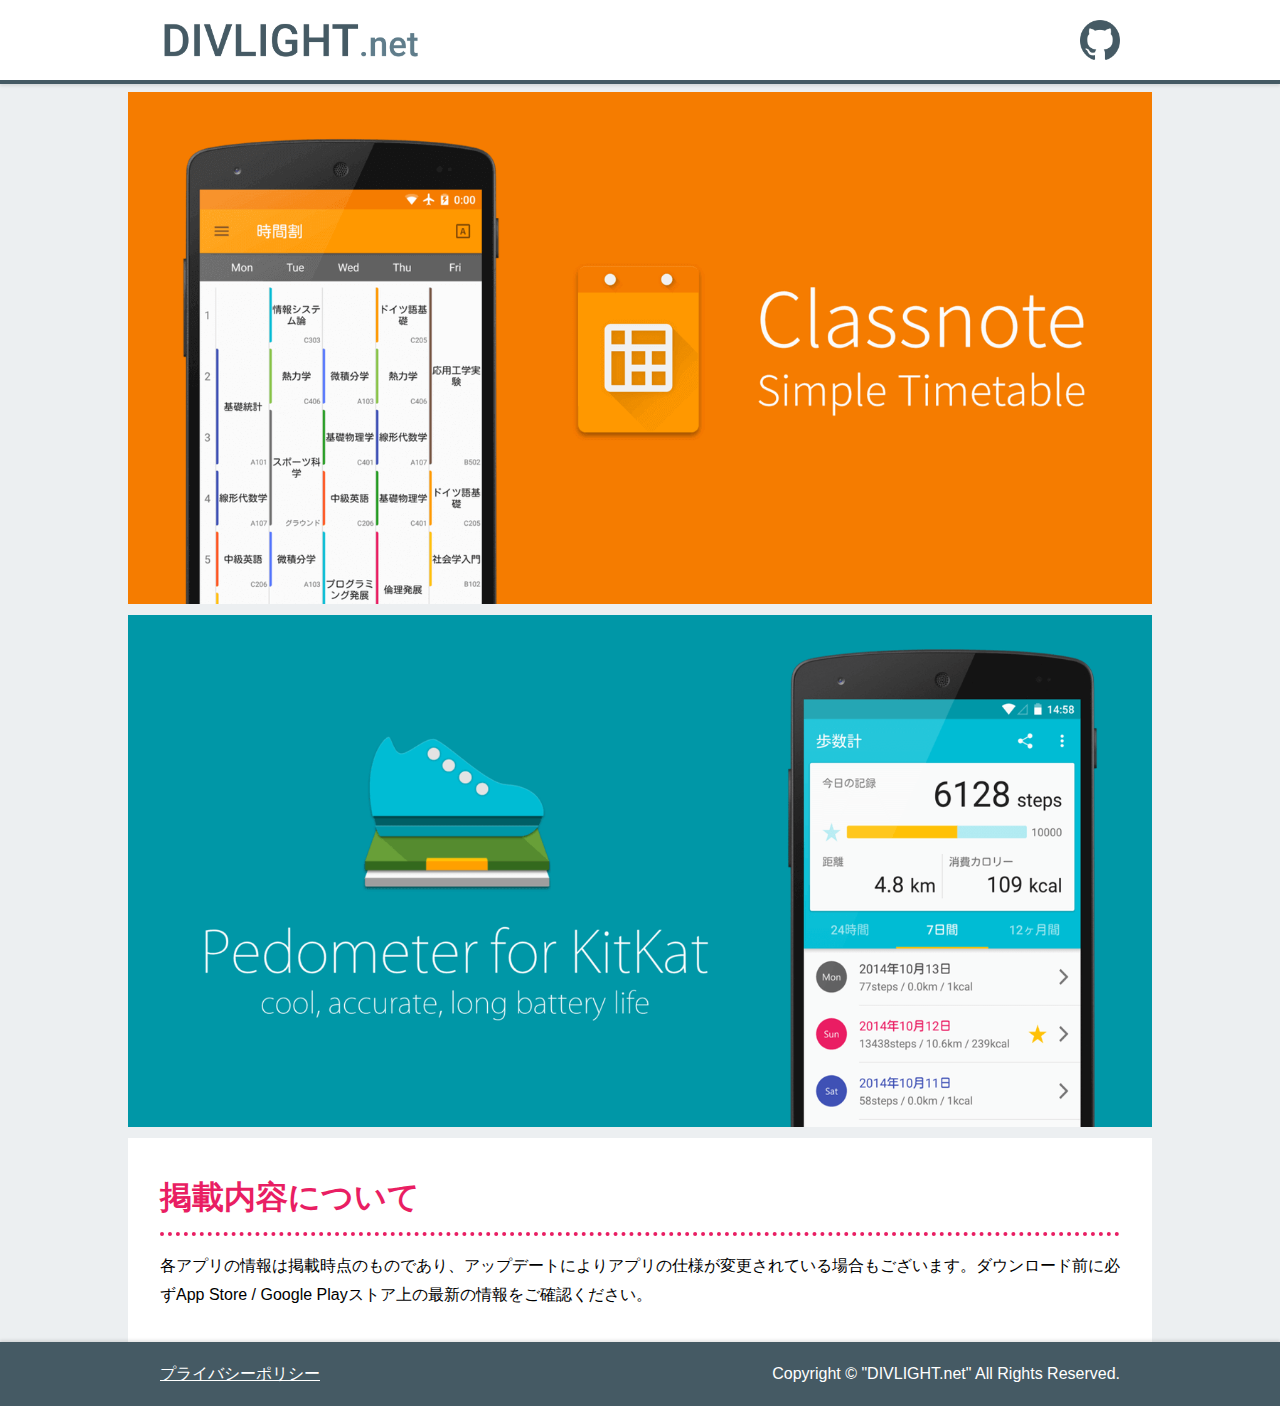
<file: public/index.html>
<!DOCTYPE html>
<html>

<head>
  <meta charset="UTF-8">
  <meta name="viewport" content="width=device-width,initial-scale=1.0,minimum-scale=1.0,maximum-scale=1.0,user-scalable=no">
  <meta name="theme-color" content="#455a64">
  <meta name="description" content="iOS / Androidアプリ「Classnote：シンプル時間割」などの制作を行っています。">
  <link rel="shortcut icon" href="favicon.ico">
  <link rel="stylesheet" href="styles/reset.css">
  <link rel="stylesheet" href="styles/common.css">
  <link rel="stylesheet" href="styles/index.css">
  <title>DIVLIGHT.net</title>
</head>

<body>
  <div class="header-wrapper">
    <header class="header">
      <div class="container">
        <a class="header-logo" href="/"><img alt="DIVLIGHT.net" src="images/header_logo.png"></a>
        <a class="header-link" href="https://github.com/nakamuuu"><img alt="GitHub" src="images/header_github.png"></a>
      </div>
    </header>
  </div>
  <div class="container">
    <a class="app-link" href="timetable.html"><img src="images/timetable/big.png"></a>
    <a class="app-link" href="pedometer.html"><img src="images/pedometer/big.png"></a>
  </div>
  <div class="container">
    <div class="note">
      <h1>掲載内容について</h1>
      <p>各アプリの情報は掲載時点のものであり、アップデートによりアプリの仕様が変更されている場合もございます。ダウンロード前に必ずApp Store / Google Playストア上の最新の情報をご確認ください。</p>
    </div>
  </div>
  <footer class="footer">
    <div class="container">
      <a class="footer-link" href="policy.html">プライバシーポリシー</a>
      <div class="footer-copyright">Copyright © "DIVLIGHT.net" All Rights Reserved.</div>
    </div>
  </footer>
</body>

</html>
</file>
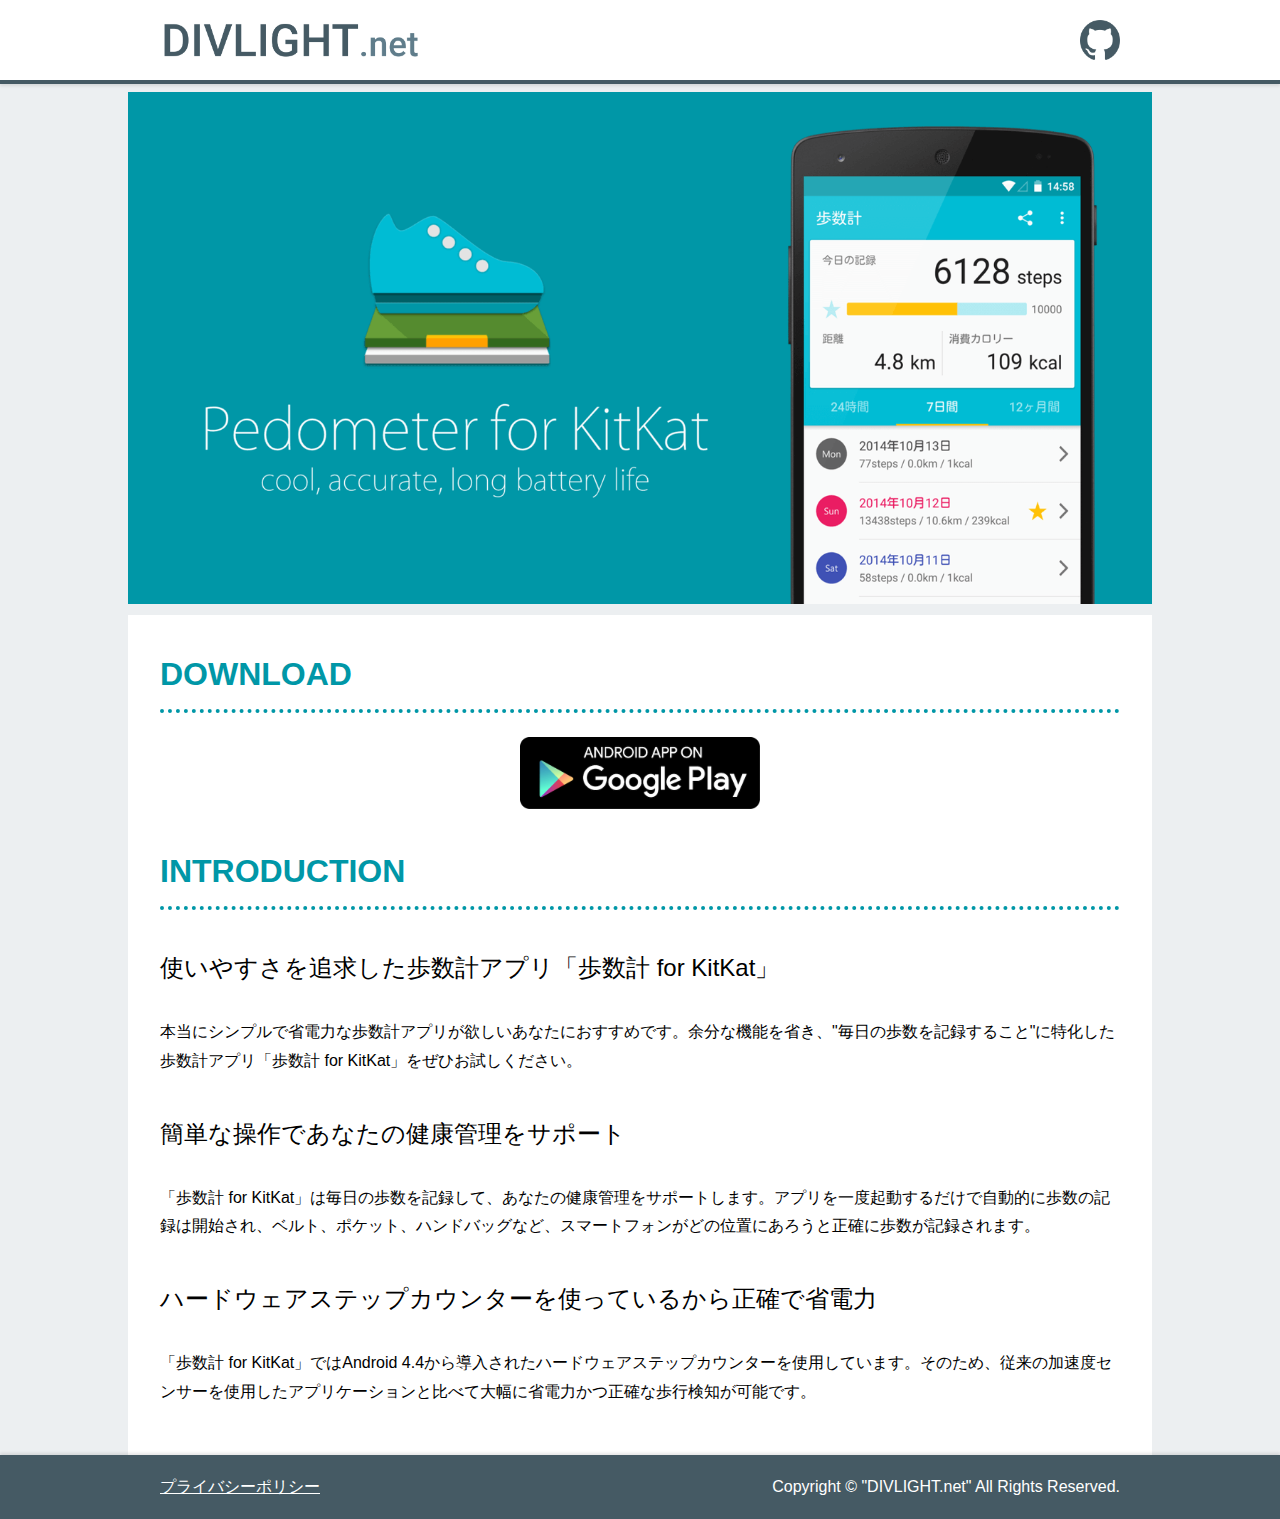
<file: public/pedometer.html>
<!DOCTYPE html>
<html>

<head>
  <meta charset="UTF-8">
  <meta name="viewport" content="width=device-width,initial-scale=1.0,minimum-scale=1.0,maximum-scale=1.0,user-scalable=no">
  <meta name="theme-color" content="#455a64">
  <meta content="Android 4.4/5.x専用歩数計アプリ「歩数計 for KitKat」の紹介ページです。" name="description">
  <link rel="shortcut icon" href="favicon.ico">
  <link rel="stylesheet" href="styles/reset.css">
  <link rel="stylesheet" href="styles/common.css">
  <link rel="stylesheet" href="styles/pedometer.css">
  <title>歩数計 for KitKat | DIVLIGHT.net</title>
</head>

<body>
  <div class="header-wrapper">
    <header class="header">
      <div class="container">
        <a class="header-logo" href="/"><img alt="DIVLIGHT.net" src="images/header_logo.png"></a>
        <a class="header-link" href="https://github.com/nakamuuu"><img alt="GitHub" src="images/header_github.png"></a>
      </div>
    </header>
  </div>
  <div class="container">
    <img class="big-image" src="images/pedometer/big.png">
    <div class="introduction">
      <h1>DOWNLOAD</h1>
      <a class="download-link" href="https://play.google.com/store/apps/details?id=jp.keita.nakamura.pedometer" target="_blank"><img alt="Get it on Google Play" src="images/brand/google_play_640.png"></a>
      <h1>INTRODUCTION</h1>
      <h2>使いやすさを追求した歩数計アプリ「歩数計 for KitKat」</h2>
      <p>本当にシンプルで省電力な歩数計アプリが欲しいあなたにおすすめです。余分な機能を省き、"毎日の歩数を記録すること"に特化した歩数計アプリ「歩数計 for KitKat」をぜひお試しください。</p>
      <h2>簡単な操作であなたの健康管理をサポート</h2>
      <p>「歩数計 for KitKat」は毎日の歩数を記録して、あなたの健康管理をサポートします。アプリを一度起動するだけで自動的に歩数の記録は開始され、ベルト、ポケット、ハンドバッグなど、スマートフォンがどの位置にあろうと正確に歩数が記録されます。</p>
      <h2>ハードウェアステップカウンターを使っているから正確で省電力</h2>
      <p>「歩数計 for KitKat」ではAndroid 4.4から導入されたハードウェアステップカウンターを使用しています。そのため、従来の加速度センサーを使用したアプリケーションと比べて大幅に省電力かつ正確な歩行検知が可能です。</p>
    </div>
  </div>
  <footer class="footer">
    <div class="container">
      <a class="footer-link" href="policy.html">プライバシーポリシー</a>
      <div class="footer-copyright">Copyright © "DIVLIGHT.net" All Rights Reserved.</div>
    </div>
  </footer>
</body>

</html>
</file>
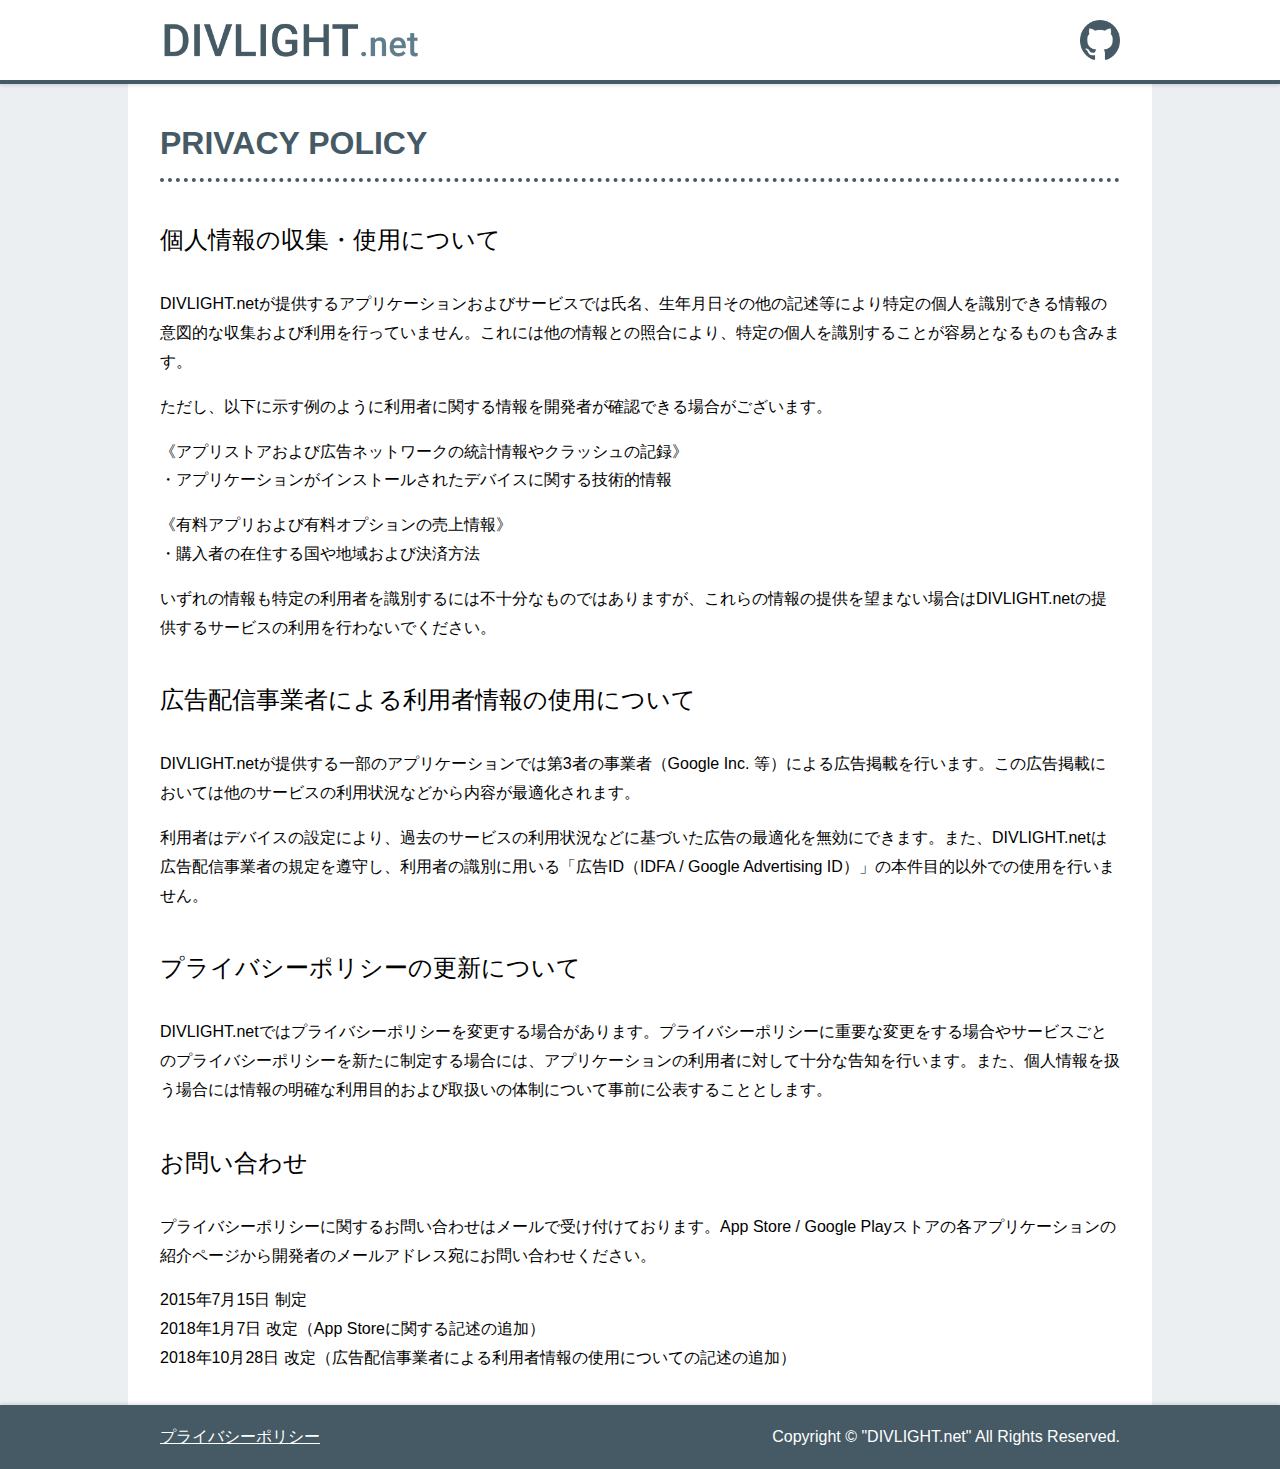
<file: public/policy.html>
<!DOCTYPE html>
<html>

<head>
  <meta charset="UTF-8">
  <meta name="viewport" content="width=device-width,initial-scale=1.0,minimum-scale=1.0,maximum-scale=1.0,user-scalable=no">
  <meta name="theme-color" content="#455a64">
  <link rel="shortcut icon" href="favicon.ico">
  <link rel="stylesheet" href="styles/reset.css">
  <link rel="stylesheet" href="styles/common.css">
  <link rel="stylesheet" href="styles/policy.css">
  <title>プライバシーボリシー | DIVLIGHT.net</title>
</head>

<body>
  <div class="header-wrapper">
    <header class="header">
      <div class="container">
        <a class="header-logo" href="/"><img alt="DIVLIGHT.net" src="images/header_logo.png"></a>
        <a class="header-link" href="https://github.com/nakamuuu"><img alt="GitHub" src="images/header_github.png"></a>
      </div>
    </header>
  </div>
  <div class="container">
    <div class="policy">
      <h1>PRIVACY POLICY</h1>
      <h2>個人情報の収集・使用について</h2>
      <p>DIVLIGHT.netが提供するアプリケーションおよびサービスでは氏名、生年月日その他の記述等により特定の個人を識別できる情報の意図的な収集および利用を行っていません。これには他の情報との照合により、特定の個人を識別することが容易となるものも含みます。</p>
      <p>ただし、以下に示す例のように利用者に関する情報を開発者が確認できる場合がございます。</p>
      <p>《アプリストアおよび広告ネットワークの統計情報やクラッシュの記録》<br> ・アプリケーションがインストールされたデバイスに関する技術的情報</p>
      <p>《有料アプリおよび有料オプションの売上情報》<br> ・購入者の在住する国や地域および決済方法</p>
      <p>いずれの情報も特定の利用者を識別するには不十分なものではありますが、これらの情報の提供を望まない場合はDIVLIGHT.netの提供するサービスの利用を行わないでください。</p>
      <h2>広告配信事業者による利用者情報の使用について</h2>
      <p>DIVLIGHT.netが提供する一部のアプリケーションでは第3者の事業者（Google Inc. 等）による広告掲載を行います。この広告掲載においては他のサービスの利用状況などから内容が最適化されます。</p>
      <p>利用者はデバイスの設定により、過去のサービスの利用状況などに基づいた広告の最適化を無効にできます。また、DIVLIGHT.netは広告配信事業者の規定を遵守し、利用者の識別に用いる「広告ID（IDFA / Google Advertising ID）」の本件目的以外での使用を行いません。</p>
      <h2>プライバシーポリシーの更新について</h2>
      <p>DIVLIGHT.netではプライバシーポリシーを変更する場合があります。プライバシーポリシーに重要な変更をする場合やサービスごとのプライバシーポリシーを新たに制定する場合には、アプリケーションの利用者に対して十分な告知を行います。また、個人情報を扱う場合には情報の明確な利用目的および取扱いの体制について事前に公表することとします。</p>
      <h2>お問い合わせ</h2>
      <p>プライバシーポリシーに関するお問い合わせはメールで受け付けております。App Store / Google Playストアの各アプリケーションの紹介ページから開発者のメールアドレス宛にお問い合わせください。<br></p>
      <p>2015年7月15日 制定<br>2018年1月7日 改定（App Storeに関する記述の追加）<br>2018年10月28日 改定（広告配信事業者による利用者情報の使用についての記述の追加）</p>
    </div>
  </div>
  <footer class="footer">
    <div class="container">
      <a class="footer-link" href="policy.html">プライバシーポリシー</a>
      <div class="footer-copyright">Copyright © "DIVLIGHT.net" All Rights Reserved.</div>
    </div>
  </footer>
</body>

</html>
</file>
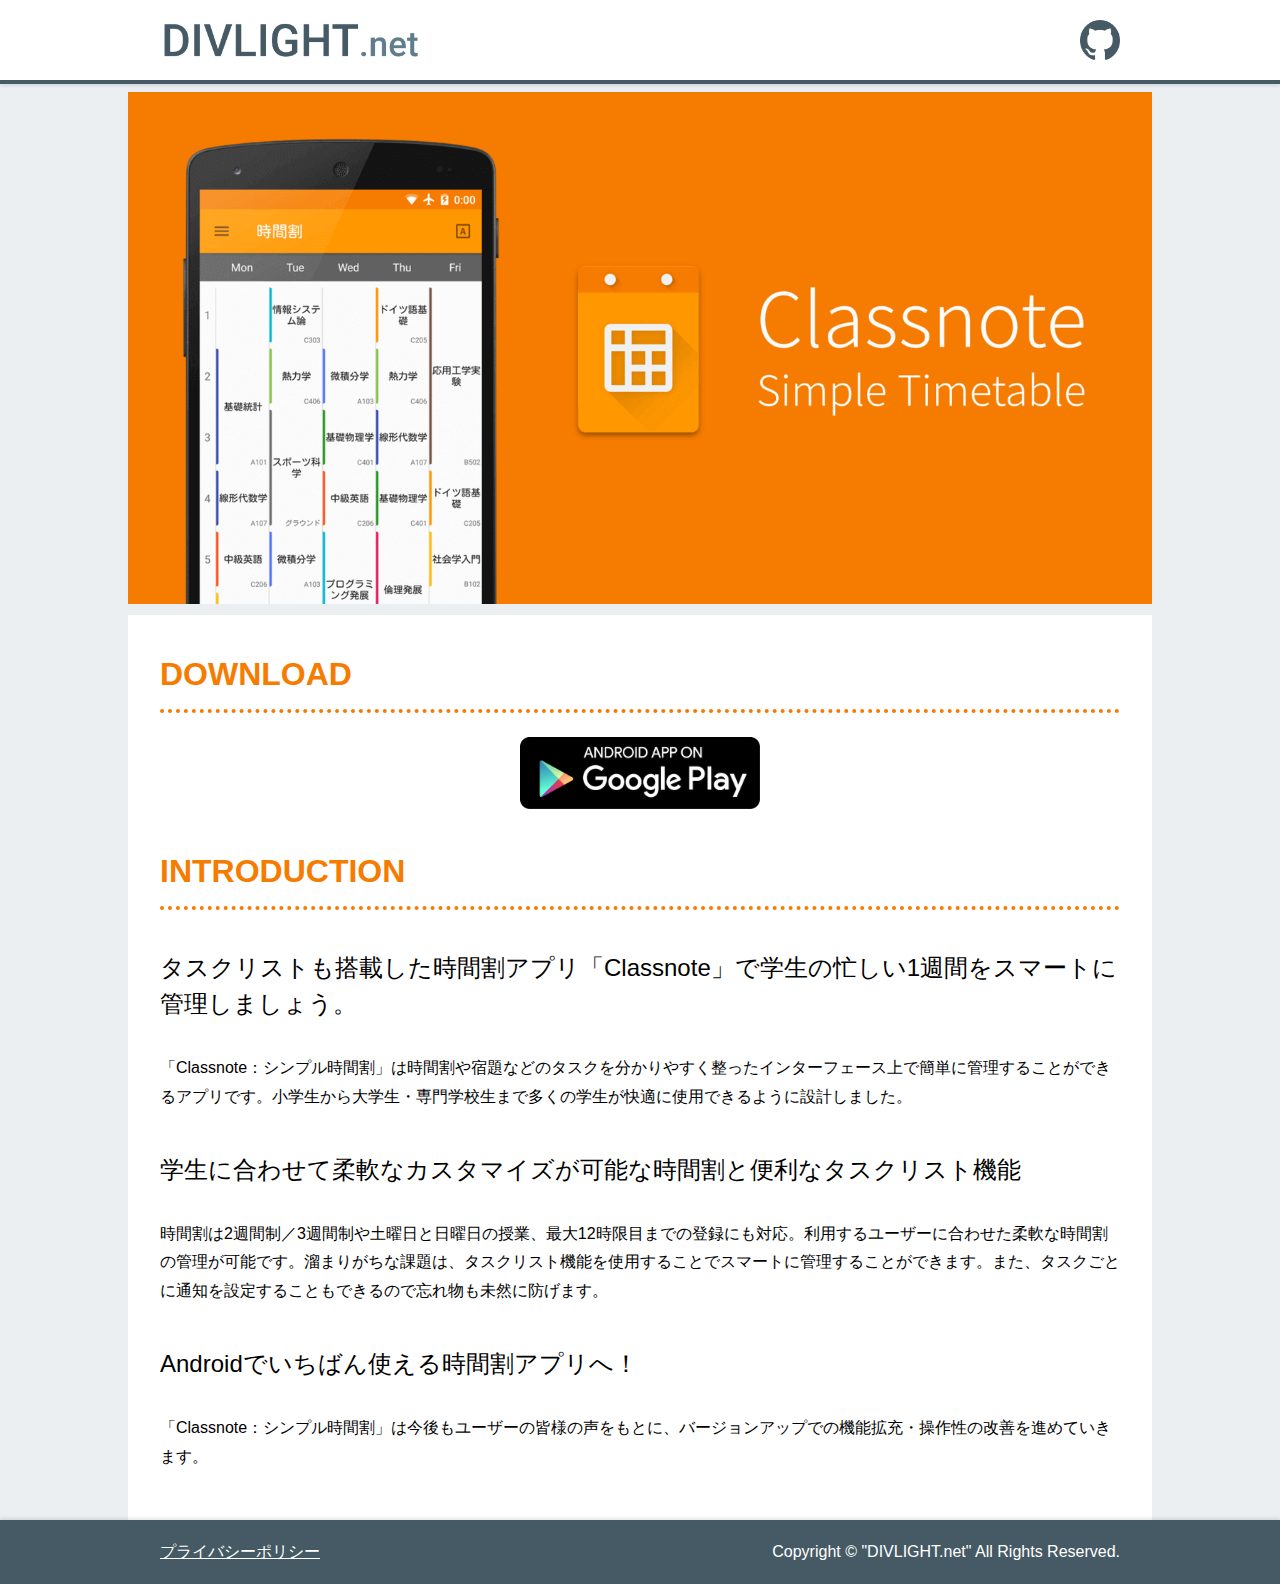
<file: public/timetable.html>
<!DOCTYPE html>
<html>

<head>
  <meta charset="UTF-8">
  <meta name="viewport" content="width=device-width,initial-scale=1.0,minimum-scale=1.0,maximum-scale=1.0,user-scalable=no">
  <meta name="theme-color" content="#455a64">
  <meta name="description" content="Androidアプリ「Classnote：シンプル時間割」の紹介ページです。">
  <link rel="shortcut icon" href="favicon.ico">
  <link rel="stylesheet" href="styles/reset.css">
  <link rel="stylesheet" href="styles/common.css">
  <link rel="stylesheet" href="styles/timetable.css">
  <title>Classnote：シンプル時間割 | DIVLIGHT.net</title>
</head>

<body>
  <div class="header-wrapper">
    <header class="header">
      <div class="container">
        <a class="header-logo" href="/"><img alt="DIVLIGHT.net" src="images/header_logo.png"></a>
        <a class="header-link" href="https://github.com/nakamuuu"><img alt="GitHub" src="images/header_github.png"></a>
      </div>
    </header>
  </div>
  <div class="container">
    <img class="big-image" src="images/timetable/big.png">
    <div class="introduction">
      <h1>DOWNLOAD</h1>
      <a class="download-link" href="https://play.google.com/store/apps/details?id=jp.keita.nakamura.timetable" target="_blank"><img alt="Get it on Google Play" src="images/brand/google_play_640.png"></a>
      <h1>INTRODUCTION</h1>
      <h2>タスクリストも搭載した時間割アプリ「Classnote」で学生の忙しい1週間をスマートに管理しましょう。</h2>
      <p>「Classnote：シンプル時間割」は時間割や宿題などのタスクを分かりやすく整ったインターフェース上で簡単に管理することができるアプリです。小学生から大学生・専門学校生まで多くの学生が快適に使用できるように設計しました。</p>
      <h2>学生に合わせて柔軟なカスタマイズが可能な時間割と便利なタスクリスト機能</h2>
      <p>時間割は2週間制／3週間制や土曜日と日曜日の授業、最大12時限目までの登録にも対応。利用するユーザーに合わせた柔軟な時間割の管理が可能です。溜まりがちな課題は、タスクリスト機能を使用することでスマートに管理することができます。また、タスクごとに通知を設定することもできるので忘れ物も未然に防げます。</p>
      <h2>Androidでいちばん使える時間割アプリへ！</h2>
      <p>「Classnote：シンプル時間割」は今後もユーザーの皆様の声をもとに、バージョンアップでの機能拡充・操作性の改善を進めていきます。</p>
    </div>
  </div>
  <footer class="footer">
    <div class="container">
      <a class="footer-link" href="policy.html">プライバシーポリシー</a>
      <div class="footer-copyright">Copyright © "DIVLIGHT.net" All Rights Reserved.</div>
    </div>
  </footer>
</body>

</html>
</file>
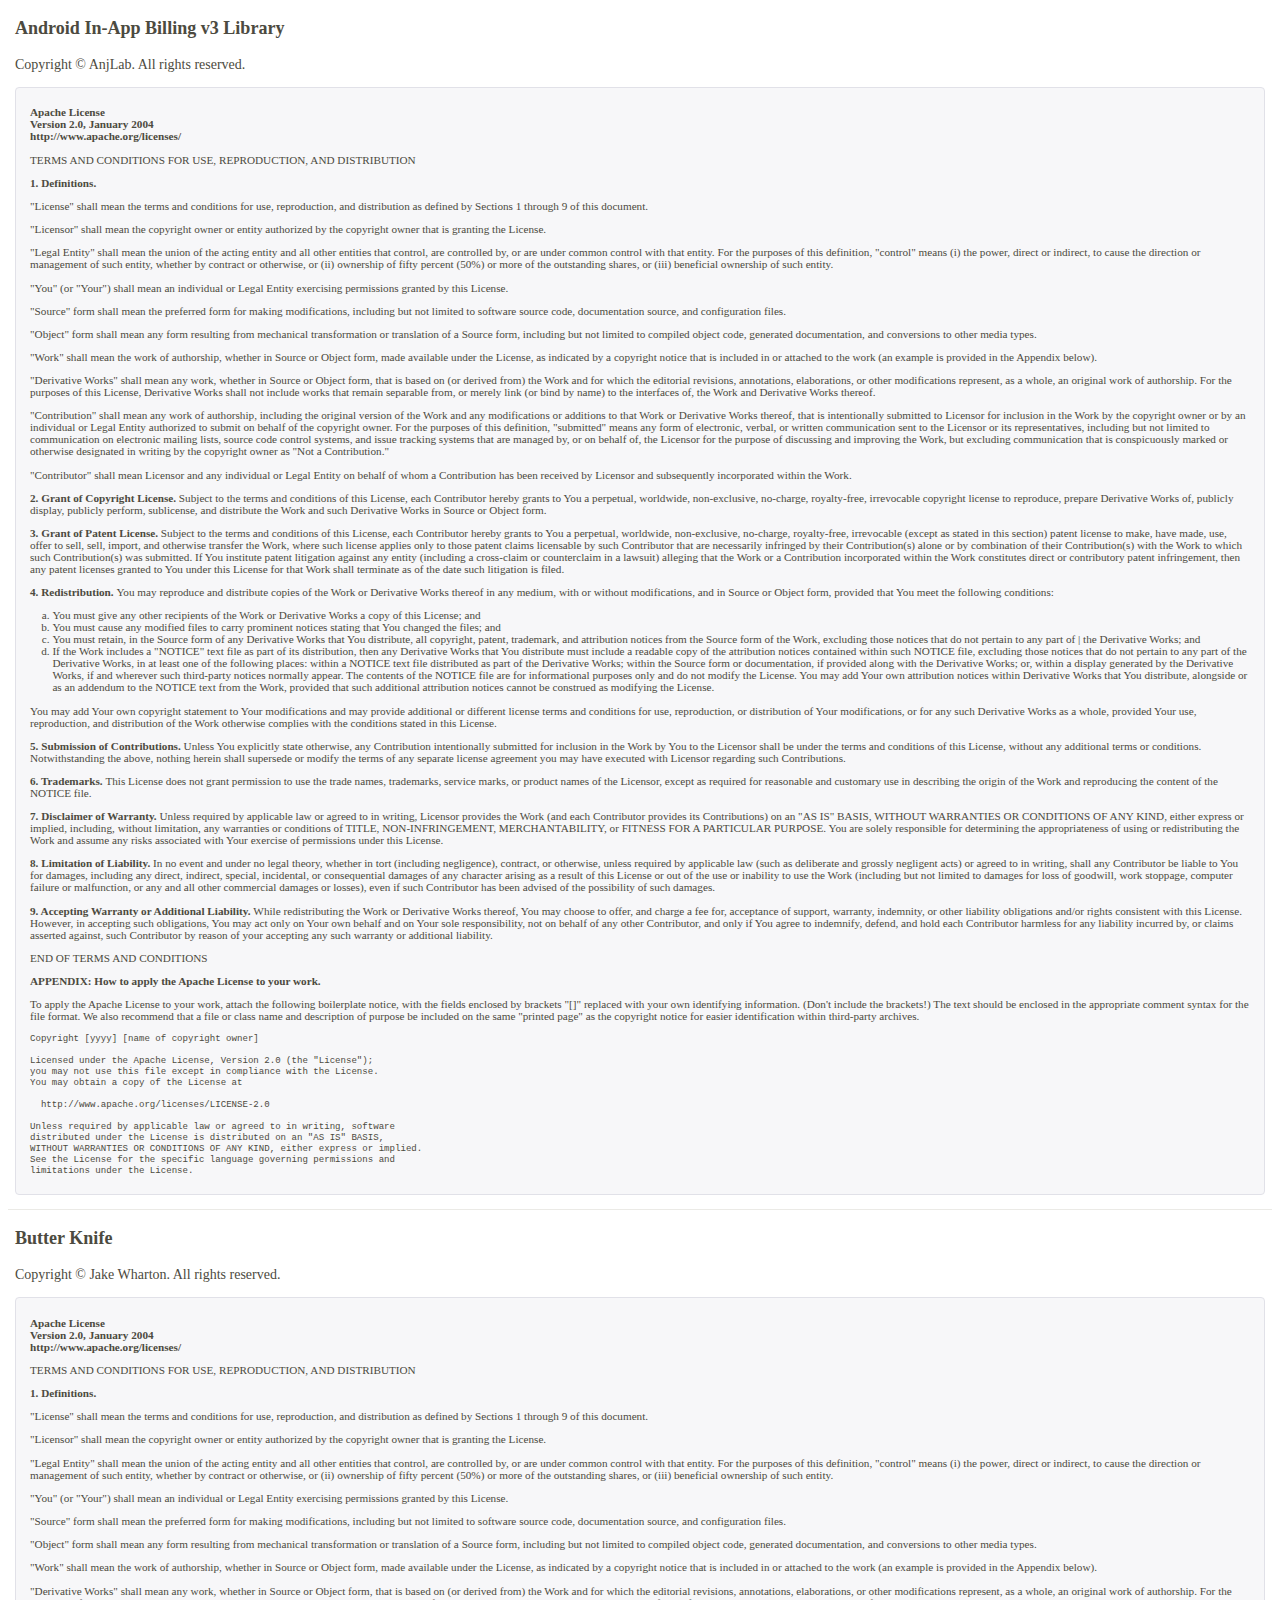
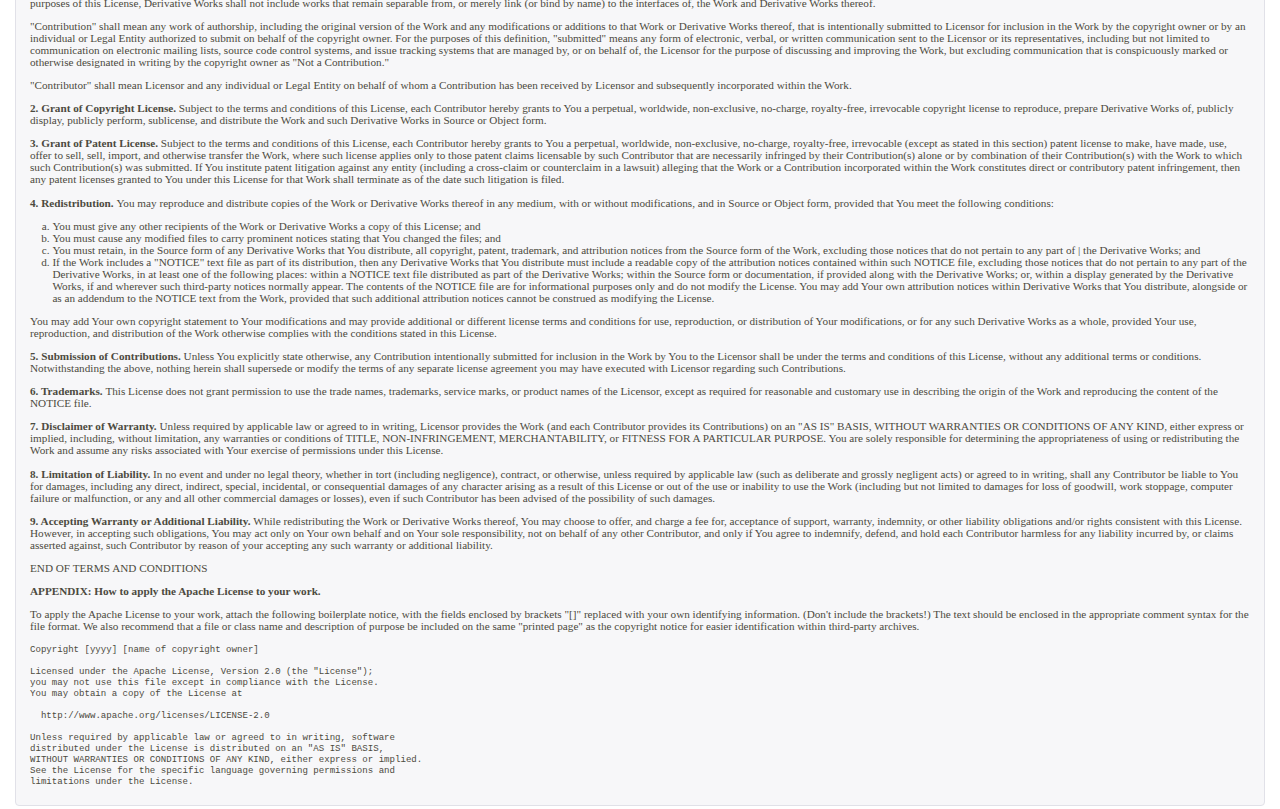
<file: public/licenses/classnote.html>
<!DOCTYPE html>
<html>
<head>
  <meta charset="UTF-8"/>
  <meta name="viewport" content="width=device-width,initial-scale=1">
  <title>Open source licenses</title>
  <style>
    body {
    color: #4c4a40;
    font-size: 87.5%;
    }
    .header, .library {
    margin: 1em 0;
    padding: 0 0.5em;
    border-bottom: 1px solid #ebeae6;
    }
    .title {
    font-size: 129%;
    font-weight: bold;
    margin: 1em 0
    }
    .license {
    background-color: #f7f7f9;
    border-radius: 4px;
    border: 1px solid #e1e1e8;
    font-size: 80%;
    padding: 9px 14px;
    margin-bottom: 14px;
    }
    .license h1, .license h2 {
    font-size: 100%;
    font-weight: bold;
    }
    .license .inline {
    display: inline;
    }
    .license .block {
    margin: 1em 0;
    }
    .license pre {
    white-space: pre-wrap;
    }
    .license .low-alpha {
    list-style-type: lower-alpha;
    padding-left: 2em;
    }
  </style>
</head>
<body>
    <div class="library">
      <!-- https://opensource.org/licenses/Apache-2.0 -->
      <h1 class="title">Android In-App Billing v3 Library</h1>
      <p class="notice">Copyright &copy; AnjLab. All rights reserved.</p>
      <div class="license">
        <h2>
          Apache License
          <br/>
          Version 2.0, January 2004
          <br/>
          http://www.apache.org/licenses/
        </h2>
        <p>TERMS AND CONDITIONS FOR USE, REPRODUCTION, AND DISTRIBUTION</p>
        <h2>1. Definitions.</h2>
        <p>
          "License" shall mean the terms and conditions for use, reproduction,
          and distribution as defined by Sections 1 through 9 of this document.
        </p>
        <p>
          "Licensor" shall mean the copyright owner or entity authorized by
          the copyright owner that is granting the License.
        </p>
        <p>
          "Legal Entity" shall mean the union of the acting entity and all
          other entities that control, are controlled by, or are under common
          control with that entity. For the purposes of this definition,
          "control" means (i) the power, direct or indirect, to cause the
          direction or management of such entity, whether by contract or
          otherwise, or (ii) ownership of fifty percent (50%) or more of the
          outstanding shares, or (iii) beneficial ownership of such entity.
        </p>
        <p>
          "You" (or "Your") shall mean an individual or Legal Entity
          exercising permissions granted by this License.
        </p>
        <p>
          "Source" form shall mean the preferred form for making modifications,
          including but not limited to software source code, documentation
          source, and configuration files.
        </p>
        <p>
          "Object" form shall mean any form resulting from mechanical
          transformation or translation of a Source form, including but
          not limited to compiled object code, generated documentation,
          and conversions to other media types.
        </p>
        <p>
          "Work" shall mean the work of authorship, whether in Source or
          Object form, made available under the License, as indicated by a
          copyright notice that is included in or attached to the work
          (an example is provided in the Appendix below).
        </p>
        <p>
          "Derivative Works" shall mean any work, whether in Source or Object
          form, that is based on (or derived from) the Work and for which the
          editorial revisions, annotations, elaborations, or other modifications
          represent, as a whole, an original work of authorship. For the purposes
          of this License, Derivative Works shall not include works that remain
          separable from, or merely link (or bind by name) to the interfaces of,
          the Work and Derivative Works thereof.
        </p>
        <p>
          "Contribution" shall mean any work of authorship, including
          the original version of the Work and any modifications or additions
          to that Work or Derivative Works thereof, that is intentionally
          submitted to Licensor for inclusion in the Work by the copyright owner
          or by an individual or Legal Entity authorized to submit on behalf of
          the copyright owner. For the purposes of this definition, "submitted"
          means any form of electronic, verbal, or written communication sent
          to the Licensor or its representatives, including but not limited to
          communication on electronic mailing lists, source code control systems,
          and issue tracking systems that are managed by, or on behalf of, the
          Licensor for the purpose of discussing and improving the Work, but
          excluding communication that is conspicuously marked or otherwise
          designated in writing by the copyright owner as "Not a Contribution."
        </p>
        <p>
          "Contributor" shall mean Licensor and any individual or Legal Entity
          on behalf of whom a Contribution has been received by Licensor and
          subsequently incorporated within the Work.
        </p>
        <div class="block">
          <h2 class="inline">2. Grant of Copyright License.</h2>
          <p class="inline">
            Subject to the terms and conditions of
            this License, each Contributor hereby grants to You a perpetual,
            worldwide, non-exclusive, no-charge, royalty-free, irrevocable
            copyright license to reproduce, prepare Derivative Works of,
            publicly display, publicly perform, sublicense, and distribute the
            Work and such Derivative Works in Source or Object form.
          </p>
        </div>
        <div class="block">
          <h2 class="inline">3. Grant of Patent License.</h2>
          <p class="inline">
            Subject to the terms and conditions of
            this License, each Contributor hereby grants to You a perpetual,
            worldwide, non-exclusive, no-charge, royalty-free, irrevocable
            (except as stated in this section) patent license to make, have made,
            use, offer to sell, sell, import, and otherwise transfer the Work,
            where such license applies only to those patent claims licensable
            by such Contributor that are necessarily infringed by their
            Contribution(s) alone or by combination of their Contribution(s)
            with the Work to which such Contribution(s) was submitted. If You
            institute patent litigation against any entity (including a
            cross-claim or counterclaim in a lawsuit) alleging that the Work
            or a Contribution incorporated within the Work constitutes direct
            or contributory patent infringement, then any patent licenses
            granted to You under this License for that Work shall terminate
            as of the date such litigation is filed.
          </p>
        </div>
        <div class="block">
          <h2 class="inline">4. Redistribution.</h2>
          <p class="inline">
            You may reproduce and distribute copies of the
            Work or Derivative Works thereof in any medium, with or without
            modifications, and in Source or Object form, provided that You
            meet the following conditions:
          </p>
        </div>
        <ul class="low-alpha">
          <li>
            You must give any other recipients of the Work or
            Derivative Works a copy of this License; and
          </li>
          <li>
            You must cause any modified files to carry prominent notices
            stating that You changed the files; and
          </li>
          <li>
            You must retain, in the Source form of any Derivative Works
            that You distribute, all copyright, patent, trademark, and
            attribution notices from the Source form of the Work,
            excluding those notices that do not pertain to any part of |
            the Derivative Works; and
          </li>
          <li>
            If the Work includes a "NOTICE" text file as part of its
            distribution, then any Derivative Works that You distribute must
            include a readable copy of the attribution notices contained
            within such NOTICE file, excluding those notices that do not
            pertain to any part of the Derivative Works, in at least one
            of the following places: within a NOTICE text file distributed
            as part of the Derivative Works; within the Source form or
            documentation, if provided along with the Derivative Works; or,
            within a display generated by the Derivative Works, if and
            wherever such third-party notices normally appear. The contents
            of the NOTICE file are for informational purposes only and
            do not modify the License. You may add Your own attribution
            notices within Derivative Works that You distribute, alongside
            or as an addendum to the NOTICE text from the Work, provided
            that such additional attribution notices cannot be construed
            as modifying the License.
          </li>
        </ul>
        <p>
          You may add Your own copyright statement to Your modifications and
          may provide additional or different license terms and conditions
          for use, reproduction, or distribution of Your modifications, or
          for any such Derivative Works as a whole, provided Your use,
          reproduction, and distribution of the Work otherwise complies with
          the conditions stated in this License.
        </p>
        <div class="block">
          <h2 class="inline">5. Submission of Contributions.</h2>
          <p class="inline">
            Unless You explicitly state otherwise,
            any Contribution intentionally submitted for inclusion in the Work
            by You to the Licensor shall be under the terms and conditions of
            this License, without any additional terms or conditions.
            Notwithstanding the above, nothing herein shall supersede or modify
            the terms of any separate license agreement you may have executed
            with Licensor regarding such Contributions.
          </p>
        </div>
        <div class="block">
          <h2 class="inline">6. Trademarks.</h2>
          <p class="inline">
            This License does not grant permission to use the trade
            names, trademarks, service marks, or product names of the Licensor,
            except as required for reasonable and customary use in describing the
            origin of the Work and reproducing the content of the NOTICE file.
          </p>
        </div>
        <div class="block">
          <h2 class="inline">7. Disclaimer of Warranty.</h2>
          <p class="inline">
            Unless required by applicable law or
            agreed to in writing, Licensor provides the Work (and each
            Contributor provides its Contributions) on an "AS IS" BASIS,
            WITHOUT WARRANTIES OR CONDITIONS OF ANY KIND, either express or
            implied, including, without limitation, any warranties or conditions
            of TITLE, NON-INFRINGEMENT, MERCHANTABILITY, or FITNESS FOR A
            PARTICULAR PURPOSE. You are solely responsible for determining the
            appropriateness of using or redistributing the Work and assume any
            risks associated with Your exercise of permissions under this License.
          </p>
        </div>
        <div class="block">
          <h2 class="inline">8. Limitation of Liability.</h2>
          <p class="inline">
            In no event and under no legal theory,
            whether in tort (including negligence), contract, or otherwise,
            unless required by applicable law (such as deliberate and grossly
            negligent acts) or agreed to in writing, shall any Contributor be
            liable to You for damages, including any direct, indirect, special,
            incidental, or consequential damages of any character arising as a
            result of this License or out of the use or inability to use the
            Work (including but not limited to damages for loss of goodwill,
            work stoppage, computer failure or malfunction, or any and all
            other commercial damages or losses), even if such Contributor
            has been advised of the possibility of such damages.
          </p>
        </div>
        <div class="block">
          <h2 class="inline">9. Accepting Warranty or Additional Liability.</h2>
          <p class="inline">
            While redistributing
            the Work or Derivative Works thereof, You may choose to offer,
            and charge a fee for, acceptance of support, warranty, indemnity,
            or other liability obligations and/or rights consistent with this
            License. However, in accepting such obligations, You may act only
            on Your own behalf and on Your sole responsibility, not on behalf
            of any other Contributor, and only if You agree to indemnify,
            defend, and hold each Contributor harmless for any liability
            incurred by, or claims asserted against, such Contributor by reason
            of your accepting any such warranty or additional liability.
          </p>
        </div>
        <p>END OF TERMS AND CONDITIONS</p>
        <h1>APPENDIX: How to apply the Apache License to your work.</h1>
        <p>
          To apply the Apache License to your work, attach the following
          boilerplate notice, with the fields enclosed by brackets "[]"
          replaced with your own identifying information. (Don't include
          the brackets!) The text should be enclosed in the appropriate
          comment syntax for the file format. We also recommend that a
          file or class name and description of purpose be included on the
          same "printed page" as the copyright notice for easier
          identification within third-party archives.
        </p>
        <pre>Copyright [yyyy] [name of copyright owner]&#x000A;&#x000A;Licensed under the Apache License, Version 2.0 (the "License");&#x000A;you may not use this file except in compliance with the License.&#x000A;You may obtain a copy of the License at&#x000A;&#x000A;  http://www.apache.org/licenses/LICENSE-2.0&#x000A;&#x000A;Unless required by applicable law or agreed to in writing, software&#x000A;distributed under the License is distributed on an "AS IS" BASIS,&#x000A;WITHOUT WARRANTIES OR CONDITIONS OF ANY KIND, either express or implied.&#x000A;See the License for the specific language governing permissions and&#x000A;limitations under the License.</pre>
      </div>
    </div>
    <div class="library">
      <!-- https://opensource.org/licenses/Apache-2.0 -->
      <h1 class="title">Butter Knife</h1>
      <p class="notice">Copyright &copy; Jake Wharton. All rights reserved.</p>
      <div class="license">
        <h2>
          Apache License
          <br/>
          Version 2.0, January 2004
          <br/>
          http://www.apache.org/licenses/
        </h2>
        <p>TERMS AND CONDITIONS FOR USE, REPRODUCTION, AND DISTRIBUTION</p>
        <h2>1. Definitions.</h2>
        <p>
          "License" shall mean the terms and conditions for use, reproduction,
          and distribution as defined by Sections 1 through 9 of this document.
        </p>
        <p>
          "Licensor" shall mean the copyright owner or entity authorized by
          the copyright owner that is granting the License.
        </p>
        <p>
          "Legal Entity" shall mean the union of the acting entity and all
          other entities that control, are controlled by, or are under common
          control with that entity. For the purposes of this definition,
          "control" means (i) the power, direct or indirect, to cause the
          direction or management of such entity, whether by contract or
          otherwise, or (ii) ownership of fifty percent (50%) or more of the
          outstanding shares, or (iii) beneficial ownership of such entity.
        </p>
        <p>
          "You" (or "Your") shall mean an individual or Legal Entity
          exercising permissions granted by this License.
        </p>
        <p>
          "Source" form shall mean the preferred form for making modifications,
          including but not limited to software source code, documentation
          source, and configuration files.
        </p>
        <p>
          "Object" form shall mean any form resulting from mechanical
          transformation or translation of a Source form, including but
          not limited to compiled object code, generated documentation,
          and conversions to other media types.
        </p>
        <p>
          "Work" shall mean the work of authorship, whether in Source or
          Object form, made available under the License, as indicated by a
          copyright notice that is included in or attached to the work
          (an example is provided in the Appendix below).
        </p>
        <p>
          "Derivative Works" shall mean any work, whether in Source or Object
          form, that is based on (or derived from) the Work and for which the
          editorial revisions, annotations, elaborations, or other modifications
          represent, as a whole, an original work of authorship. For the purposes
          of this License, Derivative Works shall not include works that remain
          separable from, or merely link (or bind by name) to the interfaces of,
          the Work and Derivative Works thereof.
        </p>
        <p>
          "Contribution" shall mean any work of authorship, including
          the original version of the Work and any modifications or additions
          to that Work or Derivative Works thereof, that is intentionally
          submitted to Licensor for inclusion in the Work by the copyright owner
          or by an individual or Legal Entity authorized to submit on behalf of
          the copyright owner. For the purposes of this definition, "submitted"
          means any form of electronic, verbal, or written communication sent
          to the Licensor or its representatives, including but not limited to
          communication on electronic mailing lists, source code control systems,
          and issue tracking systems that are managed by, or on behalf of, the
          Licensor for the purpose of discussing and improving the Work, but
          excluding communication that is conspicuously marked or otherwise
          designated in writing by the copyright owner as "Not a Contribution."
        </p>
        <p>
          "Contributor" shall mean Licensor and any individual or Legal Entity
          on behalf of whom a Contribution has been received by Licensor and
          subsequently incorporated within the Work.
        </p>
        <div class="block">
          <h2 class="inline">2. Grant of Copyright License.</h2>
          <p class="inline">
            Subject to the terms and conditions of
            this License, each Contributor hereby grants to You a perpetual,
            worldwide, non-exclusive, no-charge, royalty-free, irrevocable
            copyright license to reproduce, prepare Derivative Works of,
            publicly display, publicly perform, sublicense, and distribute the
            Work and such Derivative Works in Source or Object form.
          </p>
        </div>
        <div class="block">
          <h2 class="inline">3. Grant of Patent License.</h2>
          <p class="inline">
            Subject to the terms and conditions of
            this License, each Contributor hereby grants to You a perpetual,
            worldwide, non-exclusive, no-charge, royalty-free, irrevocable
            (except as stated in this section) patent license to make, have made,
            use, offer to sell, sell, import, and otherwise transfer the Work,
            where such license applies only to those patent claims licensable
            by such Contributor that are necessarily infringed by their
            Contribution(s) alone or by combination of their Contribution(s)
            with the Work to which such Contribution(s) was submitted. If You
            institute patent litigation against any entity (including a
            cross-claim or counterclaim in a lawsuit) alleging that the Work
            or a Contribution incorporated within the Work constitutes direct
            or contributory patent infringement, then any patent licenses
            granted to You under this License for that Work shall terminate
            as of the date such litigation is filed.
          </p>
        </div>
        <div class="block">
          <h2 class="inline">4. Redistribution.</h2>
          <p class="inline">
            You may reproduce and distribute copies of the
            Work or Derivative Works thereof in any medium, with or without
            modifications, and in Source or Object form, provided that You
            meet the following conditions:
          </p>
        </div>
        <ul class="low-alpha">
          <li>
            You must give any other recipients of the Work or
            Derivative Works a copy of this License; and
          </li>
          <li>
            You must cause any modified files to carry prominent notices
            stating that You changed the files; and
          </li>
          <li>
            You must retain, in the Source form of any Derivative Works
            that You distribute, all copyright, patent, trademark, and
            attribution notices from the Source form of the Work,
            excluding those notices that do not pertain to any part of |
            the Derivative Works; and
          </li>
          <li>
            If the Work includes a "NOTICE" text file as part of its
            distribution, then any Derivative Works that You distribute must
            include a readable copy of the attribution notices contained
            within such NOTICE file, excluding those notices that do not
            pertain to any part of the Derivative Works, in at least one
            of the following places: within a NOTICE text file distributed
            as part of the Derivative Works; within the Source form or
            documentation, if provided along with the Derivative Works; or,
            within a display generated by the Derivative Works, if and
            wherever such third-party notices normally appear. The contents
            of the NOTICE file are for informational purposes only and
            do not modify the License. You may add Your own attribution
            notices within Derivative Works that You distribute, alongside
            or as an addendum to the NOTICE text from the Work, provided
            that such additional attribution notices cannot be construed
            as modifying the License.
          </li>
        </ul>
        <p>
          You may add Your own copyright statement to Your modifications and
          may provide additional or different license terms and conditions
          for use, reproduction, or distribution of Your modifications, or
          for any such Derivative Works as a whole, provided Your use,
          reproduction, and distribution of the Work otherwise complies with
          the conditions stated in this License.
        </p>
        <div class="block">
          <h2 class="inline">5. Submission of Contributions.</h2>
          <p class="inline">
            Unless You explicitly state otherwise,
            any Contribution intentionally submitted for inclusion in the Work
            by You to the Licensor shall be under the terms and conditions of
            this License, without any additional terms or conditions.
            Notwithstanding the above, nothing herein shall supersede or modify
            the terms of any separate license agreement you may have executed
            with Licensor regarding such Contributions.
          </p>
        </div>
        <div class="block">
          <h2 class="inline">6. Trademarks.</h2>
          <p class="inline">
            This License does not grant permission to use the trade
            names, trademarks, service marks, or product names of the Licensor,
            except as required for reasonable and customary use in describing the
            origin of the Work and reproducing the content of the NOTICE file.
          </p>
        </div>
        <div class="block">
          <h2 class="inline">7. Disclaimer of Warranty.</h2>
          <p class="inline">
            Unless required by applicable law or
            agreed to in writing, Licensor provides the Work (and each
            Contributor provides its Contributions) on an "AS IS" BASIS,
            WITHOUT WARRANTIES OR CONDITIONS OF ANY KIND, either express or
            implied, including, without limitation, any warranties or conditions
            of TITLE, NON-INFRINGEMENT, MERCHANTABILITY, or FITNESS FOR A
            PARTICULAR PURPOSE. You are solely responsible for determining the
            appropriateness of using or redistributing the Work and assume any
            risks associated with Your exercise of permissions under this License.
          </p>
        </div>
        <div class="block">
          <h2 class="inline">8. Limitation of Liability.</h2>
          <p class="inline">
            In no event and under no legal theory,
            whether in tort (including negligence), contract, or otherwise,
            unless required by applicable law (such as deliberate and grossly
            negligent acts) or agreed to in writing, shall any Contributor be
            liable to You for damages, including any direct, indirect, special,
            incidental, or consequential damages of any character arising as a
            result of this License or out of the use or inability to use the
            Work (including but not limited to damages for loss of goodwill,
            work stoppage, computer failure or malfunction, or any and all
            other commercial damages or losses), even if such Contributor
            has been advised of the possibility of such damages.
          </p>
        </div>
        <div class="block">
          <h2 class="inline">9. Accepting Warranty or Additional Liability.</h2>
          <p class="inline">
            While redistributing
            the Work or Derivative Works thereof, You may choose to offer,
            and charge a fee for, acceptance of support, warranty, indemnity,
            or other liability obligations and/or rights consistent with this
            License. However, in accepting such obligations, You may act only
            on Your own behalf and on Your sole responsibility, not on behalf
            of any other Contributor, and only if You agree to indemnify,
            defend, and hold each Contributor harmless for any liability
            incurred by, or claims asserted against, such Contributor by reason
            of your accepting any such warranty or additional liability.
          </p>
        </div>
        <p>END OF TERMS AND CONDITIONS</p>
        <h1>APPENDIX: How to apply the Apache License to your work.</h1>
        <p>
          To apply the Apache License to your work, attach the following
          boilerplate notice, with the fields enclosed by brackets "[]"
          replaced with your own identifying information. (Don't include
          the brackets!) The text should be enclosed in the appropriate
          comment syntax for the file format. We also recommend that a
          file or class name and description of purpose be included on the
          same "printed page" as the copyright notice for easier
          identification within third-party archives.
        </p>
        <pre>Copyright [yyyy] [name of copyright owner]&#x000A;&#x000A;Licensed under the Apache License, Version 2.0 (the "License");&#x000A;you may not use this file except in compliance with the License.&#x000A;You may obtain a copy of the License at&#x000A;&#x000A;  http://www.apache.org/licenses/LICENSE-2.0&#x000A;&#x000A;Unless required by applicable law or agreed to in writing, software&#x000A;distributed under the License is distributed on an "AS IS" BASIS,&#x000A;WITHOUT WARRANTIES OR CONDITIONS OF ANY KIND, either express or implied.&#x000A;See the License for the specific language governing permissions and&#x000A;limitations under the License.</pre>
      </div>
    </div>

</body>
</html>
</file>
<file: public/styles/common.css>
html {
  font-family: "ヒラギノ角ゴ Pro W3", "Hiragino Kaku Gothic Pro", sans-serif;
  min-width: 360px;
  -webkit-text-size-adjust: 100%;
}

.container {
  margin: 0 auto;
  max-width: 1024px;
  width: 100%;
}


/* DIVLIGHT.net Header */

.header-wrapper {
  height: 84px;
  width: 100%;
}

.header {
  background-color: #ffffff;
  border-bottom: 4px solid #455a64;
  box-shadow: 0 2px 3px rgba(0, 0, 0, .1);
  height: 80px;
  left: 0px;
  overflow: hidden;
  position: fixed;
  top: 0px;
  width: 100%;
  z-index: 1;
  -webkit-box-shadow: 0 2px 3px rgba(0, 0, 0, .1);
  -moz-box-shadow: 0 2px 3px rgba(0, 0, 0, .1);
}

.header-logo {
  display: inline-block;
  float: left;
  margin: 20px 0 0 32px;
  height: 40px;
}

.header-logo:hover {
  opacity: 0.8;
  filter: alpha(opacity=80);
  -ms-filter: "alpha( opacity=80 )";
}

.header-logo img {
  height: 100%;
}

.header-link {
  display: inline-block;
  float: right;
  margin: 20px 32px 0 0;
  height: 40px;
}

.header-link:hover {
  opacity: 0.8;
  filter: alpha(opacity=80);
  -ms-filter: "alpha( opacity=80 )";
}

.header-link img {
  height: 100%;
}


/* DIVLIGHT.net Footer */

.footer {
  background-color: #455a64;
  box-shadow: 0 -2px 3px rgba(0, 0, 0, .1);
  min-height: 12px;
  overflow: hidden;
  padding: 20px 0px;
  position: relative;
  z-index: 1;
  -webkit-box-shadow: 0 -2px 3px rgba(0, 0, 0, .1);
  -moz-box-shadow: 0 -2px 3px rgba(0, 0, 0, .1);
}

.footer-link {
  color: #ffffff;
  display: block;
  float: left;
  font-size: 16px;
  line-height: 1.5;
  margin: 0 32px;
}

.footer-link:hover {
  opacity: 0.8;
  filter: alpha(opacity=80);
  -ms-filter: "alpha( opacity=80 )";
}

.footer-copyright {
  color: #ffffff;
  float: right;
  font-size: 16px;
  line-height: 1.5;
  text-align: right;
  margin: 0 32px;
}

@media only screen and (max-device-width: 480px) {
  .header-wrapper {
    height: 68px;
    width: 100%;
  }
  .header {
    height: 64px;
  }
  .header-logo {
    float: none;
    height: 32px;
    left: 0;
    margin: 0;
    position: absolute;
    right: 0;
    text-align: center;
    top: 16px;
  }
  .header-link {
    float: none;
    height: 24px;
    margin: 0 8px 0 0;
    padding: 4px;
    position: absolute;
    right: 0;
    top: 16px;
  }
  .footer-link {
    float: none;
    margin: 0 auto;
    text-align: center;
    width: auto;
  }
  .footer-copyright {
    float: none;
    font-size: 14px;
    text-align: center;
    margin: 8px 8px 0 8px;
  }
}
</file>
<file: public/styles/index.css>
body {
  background-color: #eceff1;
}

.app-link {
  display: block;
  margin-top: 8px;
}

.app-link:hover {
  opacity: 0.8;
  filter: alpha(opacity=80);
  -ms-filter: "alpha( opacity=80 )";
}

.app-link img {
  width: 100%;
}

.note {
  background-color: #ffffff;
  margin-top: 8px;
  padding: 16px 32px;
}

.note h1 {
  border-bottom: dotted #e91e63 4px;
  color: #e91e63;
  font-size: 32px;
  font-weight: bolder;
  line-height: 1.2;
  margin: 8px 0;
  padding: 16px 0;
}

.note p {
  line-height: 1.8;
  font-size: 16px;
  margin: 16px 0;
}
</file>
<file: public/styles/pedometer.css>
body {
  background-color: #eceff1;
}

h1 {
  border-bottom: dotted #0097a7 4px;
  color: #0097a7;
  font-size: 32px;
  font-weight: bolder;
  line-height: 1.2;
  margin: 8px 0;
  padding: 16px 0;
}

h2 {
  font-size: 24px;
  line-height: 1.5;
  margin: 40px 0 32px 0;
}

.big-image {
  margin-top: 8px;
  width: 100%;
}

.introduction {
  background-color: #ffffff;
  margin-top: 8px;
  padding: 16px 32px 32px 32px;
}

.introduction p {
  line-height: 1.8;
  font-size: 16px;
  margin: 16px 0;
}

.download-link {
  display: block;
  margin: 24px auto;
  width: 240px;
}

.download-link img {
  width: 100%;
}

.download-link:hover {
  opacity: 0.8;
  filter: alpha(opacity=80);
  -ms-filter: "alpha( opacity=80 )";
}

@media only screen and (max-device-width: 480px) {
  .download-link {
    width: 160px;
  }
}
</file>
<file: public/styles/policy.css>
body {
  background-color: #eceff1;
}

h1 {
  border-bottom: dotted #455a64 4px;
  color: #455a64;
  font-size: 32px;
  font-weight: bolder;
  line-height: 1.2;
  margin: 8px 0;
  padding: 16px 0;
}

h2 {
  font-size: 24px;
  line-height: 1.5;
  margin: 40px 0 32px 0;
}

.policy {
  background-color: #ffffff;
  padding: 16px 32px;
}

.policy p {
  line-height: 1.8;
  font-size: 16px;
  margin: 16px 0;
}
</file>
<file: public/styles/timetable.css>
body {
  background-color: #eceff1;
}

h1 {
  border-bottom: dotted #f57c00 4px;
  color: #f57c00;
  font-size: 32px;
  font-weight: bolder;
  line-height: 1.2;
  margin: 8px 0;
  padding: 16px 0;
}

h2 {
  font-size: 24px;
  line-height: 1.5;
  margin: 40px 0 32px 0;
}

.big-image {
  margin-top: 8px;
  width: 100%;
}

.introduction {
  background-color: #ffffff;
  margin-top: 8px;
  padding: 16px 32px 32px 32px;
}

.introduction p {
  line-height: 1.8;
  font-size: 16px;
  margin: 16px 0;
}

.download-link {
  display: block;
  margin: 24px auto;
  width: 240px;
}

.download-link img {
  width: 100%;
}

.download-link:hover {
  opacity: 0.8;
  filter: alpha(opacity=80);
  -ms-filter: "alpha( opacity=80 )";
}

@media only screen and (max-device-width: 480px) {
  .download-link {
    width: 160px;
  }
}
</file>
